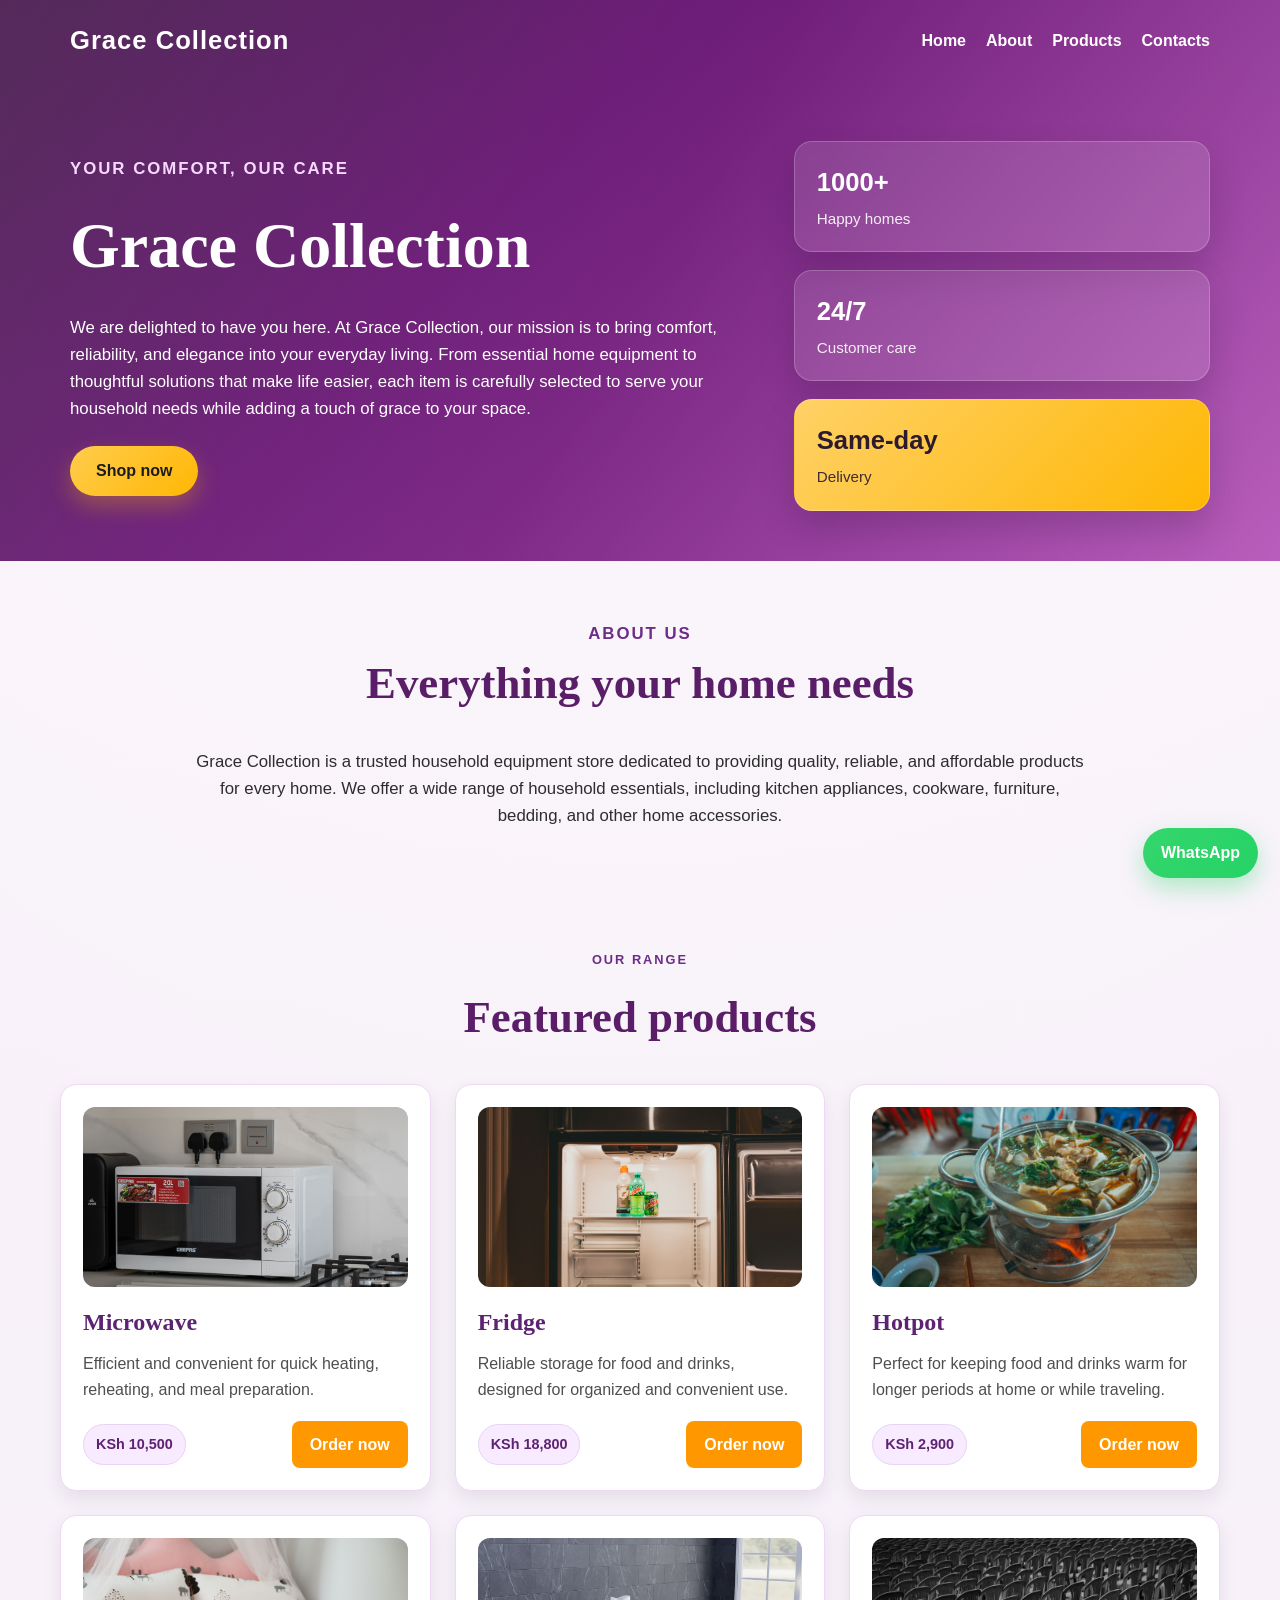
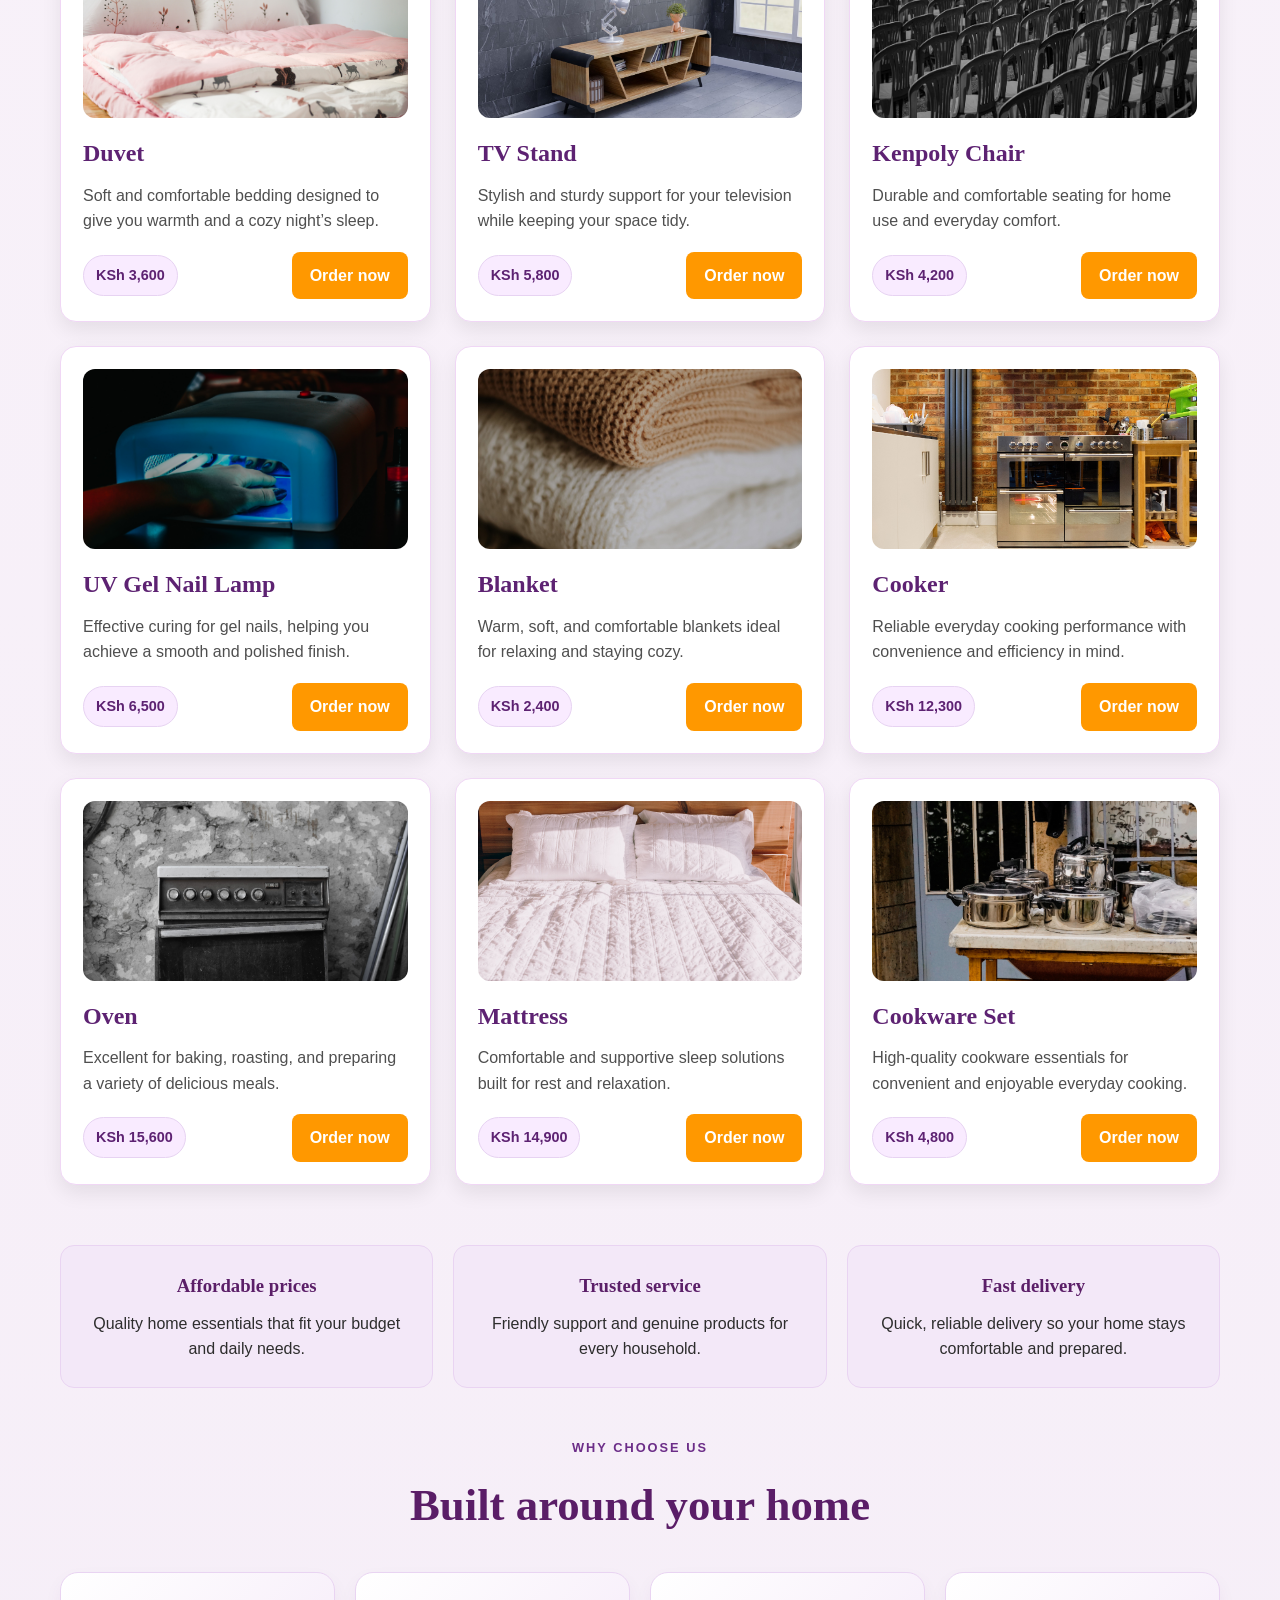
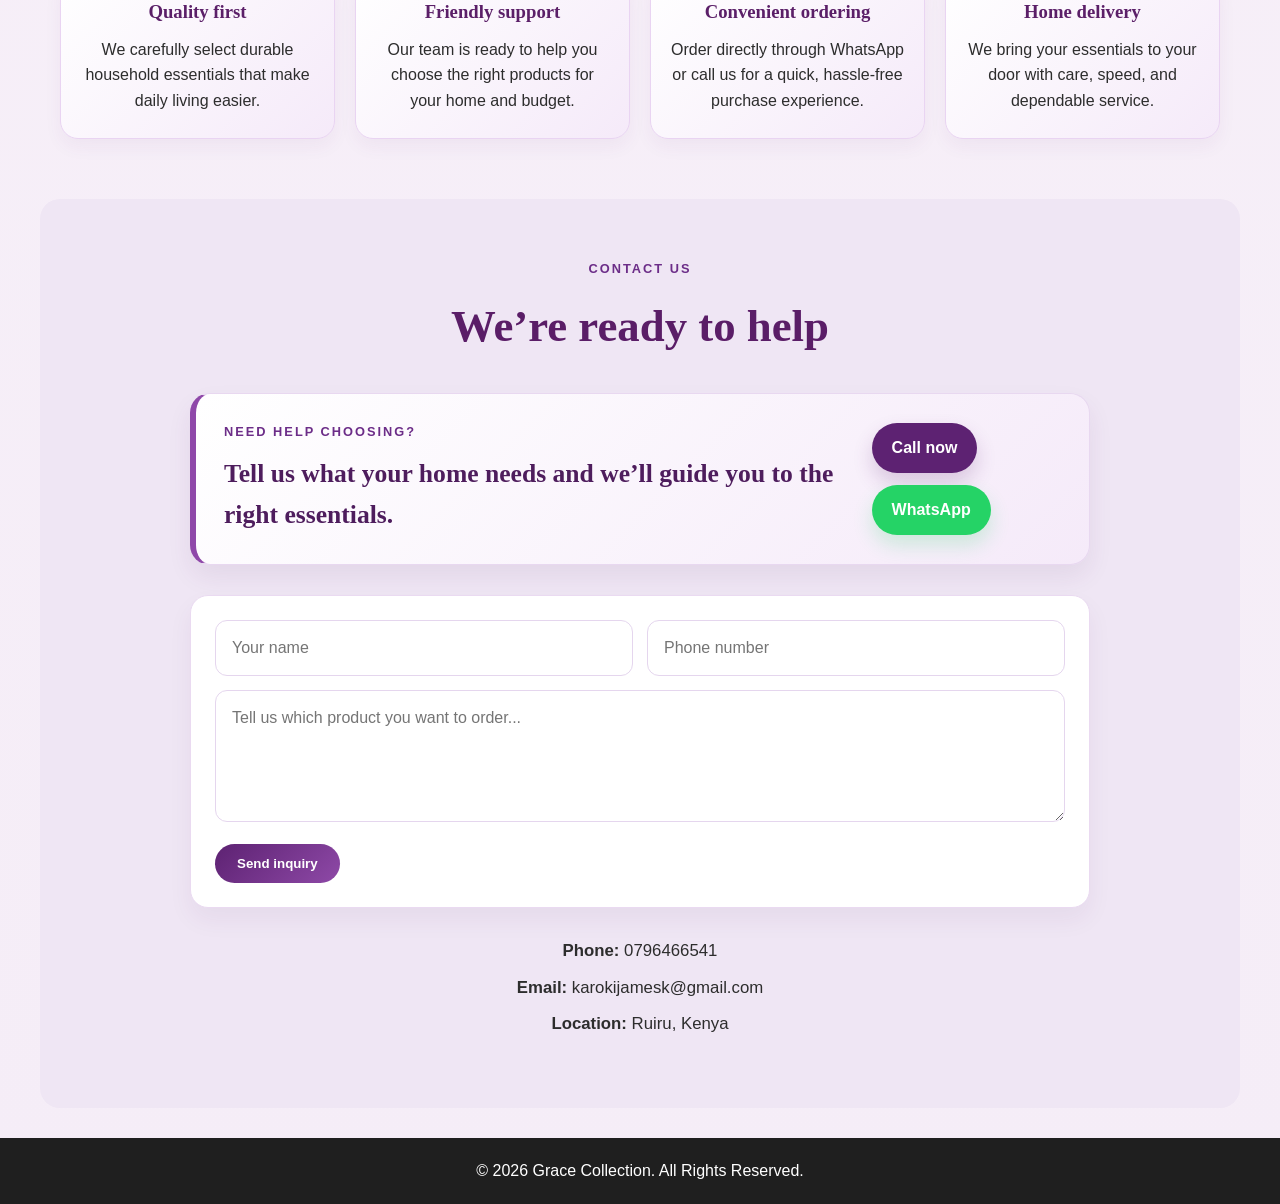
<file: grace collection.html>
<!DOCTYPE html>
<html lang="en">
  <head>
    <meta charset="UTF-8" />
    <meta name="viewport" content="width=device-width, initial-scale=1.0" />
    <title>Grace Collection | Household Essentials</title>
    <link rel="stylesheet" href="style.css" />
  </head>
  <body>
    <header id="home">
      <nav class="top-nav">
        <div class="brand">Grace Collection</div>
        <div class="nav-links">
          <a href="#home">Home</a>
          <a href="#about">About</a>
          <a href="#products">Products</a>
          <a href="#contacts">Contacts</a>
        </div>
      </nav>

      <div class="hero">
        <div class="hero-text">
          <p class="eyebrow">Your comfort, our care</p>
          <h1>Grace Collection</h1>
          <p>
            We are delighted to have you here. At Grace Collection, our mission is to bring
            comfort, reliability, and elegance into your everyday living. From essential home
            equipment to thoughtful solutions that make life easier, each item is carefully
            selected to serve your household needs while adding a touch of grace to your space.
          </p>
          <a class="shop-btn" href="#products">Shop now</a>
        </div>

        <div class="hero-showcase" aria-label="Store highlights">
          <div class="showcase-card">
            <span class="showcase-number">1000+</span>
            <span class="showcase-label">Happy homes</span>
          </div>
          <div class="showcase-card">
            <span class="showcase-number">24/7</span>
            <span class="showcase-label">Customer care</span>
          </div>
          <div class="showcase-card accent">
            <span class="showcase-number">Same-day</span>
            <span class="showcase-label">Delivery</span>
          </div>
        </div>
      </div>
    </header>

    <main>
      <section id="about" class="about-section">
        <div class="section-heading">
          <p class="eyebrow dark">About us</p>
          <h2>Everything your home needs</h2>
        </div>
        <p>
          Grace Collection is a trusted household equipment store dedicated to providing quality,
          reliable, and affordable products for every home. We offer a wide range of household
          essentials, including kitchen appliances, cookware, furniture, bedding, and other home
          accessories.
        </p>
      </section>

      <section id="products" class="products-section">
        <div class="section-heading">
          <p class="eyebrow dark">Our range</p>
          <h2>Featured products</h2>
        </div>

        <div class="product-grid">
          <article class="product-card">
            <img class="product-image" src="images/microwave.jpg" alt="Microwave" />
            <h3>Microwave</h3>
            <p>Efficient and convenient for quick heating, reheating, and meal preparation.</p>
            <div class="product-meta">
              <span class="product-price">KSh 10,500</span>
              <a class="product-link" href="https://wa.me/254796466541?text=Hello%20Grace%20Collection%2C%20I%20would%20like%20to%20order%20the%20Microwave." target="_blank" rel="noreferrer">Order now</a>
            </div>
          </article>

          <article class="product-card">
            <img class="product-image" src="images/fridge.jpg" alt="Fridge" />
            <h3>Fridge</h3>
            <p>Reliable storage for food and drinks, designed for organized and convenient use.</p>
            <div class="product-meta">
              <span class="product-price">KSh 18,800</span>
              <a class="product-link" href="https://wa.me/254796466541?text=Hello%20Grace%20Collection%2C%20I%20would%20like%20to%20order%20the%20Fridge." target="_blank" rel="noreferrer">Order now</a>
            </div>
          </article>

          <article class="product-card">
            <img class="product-image" src="images/hotpot.jpg" alt="Hotpot" />
            <h3>Hotpot</h3>
            <p>Perfect for keeping food and drinks warm for longer periods at home or while traveling.</p>
            <div class="product-meta">
              <span class="product-price">KSh 2,900</span>
              <a class="product-link" href="https://wa.me/254796466541?text=Hello%20Grace%20Collection%2C%20I%20would%20like%20to%20order%20the%20Hotpot." target="_blank" rel="noreferrer">Order now</a>
            </div>
          </article>

          <article class="product-card">
            <img class="product-image" src="images/duvet.jpg" alt="Duvet" />
            <h3>Duvet</h3>
            <p>Soft and comfortable bedding designed to give you warmth and a cozy night’s sleep.</p>
            <div class="product-meta">
              <span class="product-price">KSh 3,600</span>
              <a class="product-link" href="https://wa.me/254796466541?text=Hello%20Grace%20Collection%2C%20I%20would%20like%20to%20order%20the%20Duvet." target="_blank" rel="noreferrer">Order now</a>
            </div>
          </article>

          <article class="product-card">
            <img class="product-image" src="images/tv-stand.jpg" alt="TV stand" />
            <h3>TV Stand</h3>
            <p>Stylish and sturdy support for your television while keeping your space tidy.</p>
            <div class="product-meta">
              <span class="product-price">KSh 5,800</span>
              <a class="product-link" href="https://wa.me/254796466541?text=Hello%20Grace%20Collection%2C%20I%20would%20like%20to%20order%20the%20TV%20Stand." target="_blank" rel="noreferrer">Order now</a>
            </div>
          </article>

          <article class="product-card">
            <img class="product-image" src="images/kenpoly-chair.jpg" alt="Kenpoly chair" />
            <h3>Kenpoly Chair</h3>
            <p>Durable and comfortable seating for home use and everyday comfort.</p>
            <div class="product-meta">
              <span class="product-price">KSh 4,200</span>
              <a class="product-link" href="https://wa.me/254796466541?text=Hello%20Grace%20Collection%2C%20I%20would%20like%20to%20order%20the%20Kenpoly%20Chair." target="_blank" rel="noreferrer">Order now</a>
            </div>
          </article>

          <article class="product-card">
            <img class="product-image" src="images/uv-gel-nail-lamp.jpg" alt="UV gel nail lamp" />
            <h3>UV Gel Nail Lamp</h3>
            <p>Effective curing for gel nails, helping you achieve a smooth and polished finish.</p>
            <div class="product-meta">
              <span class="product-price">KSh 6,500</span>
              <a class="product-link" href="https://wa.me/254796466541?text=Hello%20Grace%20Collection%2C%20I%20would%20like%20to%20order%20the%20UV%20Gel%20Nail%20Lamp." target="_blank" rel="noreferrer">Order now</a>
            </div>
          </article>

          <article class="product-card">
            <img class="product-image" src="images/blanket.jpg" alt="Blanket" />
            <h3>Blanket</h3>
            <p>Warm, soft, and comfortable blankets ideal for relaxing and staying cozy.</p>
            <div class="product-meta">
              <span class="product-price">KSh 2,400</span>
              <a class="product-link" href="https://wa.me/254796466541?text=Hello%20Grace%20Collection%2C%20I%20would%20like%20to%20order%20the%20Blanket." target="_blank" rel="noreferrer">Order now</a>
            </div>
          </article>

          <article class="product-card">
            <img class="product-image" src="images/cooker.jpg" alt="Cooker" />
            <h3>Cooker</h3>
            <p>Reliable everyday cooking performance with convenience and efficiency in mind.</p>
            <div class="product-meta">
              <span class="product-price">KSh 12,300</span>
              <a class="product-link" href="https://wa.me/254796466541?text=Hello%20Grace%20Collection%2C%20I%20would%20like%20to%20order%20the%20Cooker." target="_blank" rel="noreferrer">Order now</a>
            </div>
          </article>

          <article class="product-card">
            <img class="product-image" src="images/oven.jpg" alt="Oven" />
            <h3>Oven</h3>
            <p>Excellent for baking, roasting, and preparing a variety of delicious meals.</p>
            <div class="product-meta">
              <span class="product-price">KSh 15,600</span>
              <a class="product-link" href="https://wa.me/254796466541?text=Hello%20Grace%20Collection%2C%20I%20would%20like%20to%20order%20the%20Oven." target="_blank" rel="noreferrer">Order now</a>
            </div>
          </article>

          <article class="product-card">
            <img class="product-image" src="images/mattress.jpg" alt="Mattress" />
            <h3>Mattress</h3>
            <p>Comfortable and supportive sleep solutions built for rest and relaxation.</p>
            <div class="product-meta">
              <span class="product-price">KSh 14,900</span>
              <a class="product-link" href="https://wa.me/254796466541?text=Hello%20Grace%20Collection%2C%20I%20would%20like%20to%20order%20the%20Mattress." target="_blank" rel="noreferrer">Order now</a>
            </div>
          </article>

          <article class="product-card">
            <img class="product-image" src="images/cookware-set.jpg" alt="Cookware set" />
            <h3>Cookware Set</h3>
            <p>High-quality cookware essentials for convenient and enjoyable everyday cooking.</p>
            <div class="product-meta">
              <span class="product-price">KSh 4,800</span>
              <a class="product-link" href="https://wa.me/254796466541?text=Hello%20Grace%20Collection%2C%20I%20would%20like%20to%20order%20the%20Cookware%20Set." target="_blank" rel="noreferrer">Order now</a>
            </div>
          </article>
        </div>
      </section>

      <section class="features-section">
        <div class="feature-box">
          <h3>Affordable prices</h3>
          <p>Quality home essentials that fit your budget and daily needs.</p>
        </div>
        <div class="feature-box">
          <h3>Trusted service</h3>
          <p>Friendly support and genuine products for every household.</p>
        </div>
        <div class="feature-box">
          <h3>Fast delivery</h3>
          <p>Quick, reliable delivery so your home stays comfortable and prepared.</p>
        </div>
      </section>

      <section class="benefits-section">
        <div class="section-heading">
          <p class="eyebrow dark">Why choose us</p>
          <h2>Built around your home</h2>
        </div>

        <div class="benefits-grid">
          <div class="benefit-box">
            <h3>Quality first</h3>
            <p>We carefully select durable household essentials that make daily living easier.</p>
          </div>
          <div class="benefit-box">
            <h3>Friendly support</h3>
            <p>Our team is ready to help you choose the right products for your home and budget.</p>
          </div>
          <div class="benefit-box">
            <h3>Convenient ordering</h3>
            <p>Order directly through WhatsApp or call us for a quick, hassle-free purchase experience.</p>
          </div>
          <div class="benefit-box">
            <h3>Home delivery</h3>
            <p>We bring your essentials to your door with care, speed, and dependable service.</p>
          </div>
        </div>
      </section>

      <section id="contacts" class="contact-section">
        <div class="section-heading">
          <p class="eyebrow dark">Contact us</p>
          <h2>We’re ready to help</h2>
        </div>

        <div class="contact-card">
          <div>
            <p class="eyebrow dark">Need help choosing?</p>
            <h3>Tell us what your home needs and we’ll guide you to the right essentials.</h3>
          </div>

          <div class="contact-actions">
            <a class="cta-button primary" href="tel:+254796466541">Call now</a>
            <a
              class="cta-button secondary"
              href="https://wa.me/254796466541"
              target="_blank"
              rel="noreferrer"
            >
              WhatsApp
            </a>
          </div>
        </div>

        <form class="order-form" action="https://formsubmit.co/karokijamesk@gmail.com" method="POST">
          <input type="hidden" name="_subject" value="New Grace Collection order inquiry" />
          <input type="hidden" name="_captcha" value="false" />
          <div class="form-row">
            <input type="text" name="name" placeholder="Your name" required />
            <input type="tel" name="phone" placeholder="Phone number" required />
          </div>
          <textarea name="message" rows="4" placeholder="Tell us which product you want to order..." required></textarea>
          <button type="submit">Send inquiry</button>
        </form>

        <div class="contact-info">
          <p><strong>Phone:</strong> 0796466541</p>
          <p><strong>Email:</strong> karokijamesk@gmail.com</p>
          <p><strong>Location:</strong> Ruiru, Kenya</p>
        </div>
      </section>
    </main>

    <footer>
      <p>&copy; 2026 Grace Collection. All Rights Reserved.</p>
    </footer>

    <a class="floating-whatsapp" href="https://wa.me/254796466541" target="_blank" rel="noreferrer">
      WhatsApp
    </a>
  </body>
</html>
</file>
<file: style.css>
* {
  box-sizing: border-box;
  margin: 0;
  padding: 0;
}

html {
  scroll-behavior: smooth;
}

body {
  font-family: Arial, sans-serif;
  background:
    radial-gradient(circle at top, rgba(255, 255, 255, 0.4), transparent 30%),
    linear-gradient(180deg, #f9f3fa 0%, #f5edf7 100%);
  color: #2d2d2d;
  line-height: 1.6;
}

a {
  text-decoration: none;
}

header {
  background: linear-gradient(135deg, #3c0d43 0%, #6a1a75 38%, #b250b5 100%);
  color: #fff;
  padding-bottom: 50px;
  position: relative;
  overflow: hidden;
}

header::before {
  content: "";
  position: absolute;
  inset: 0;
  background: linear-gradient(120deg, rgba(255,255,255,0.12), transparent 50%, rgba(255,255,255,0.08));
  pointer-events: none;
}

.top-nav {
  max-width: 1200px;
  margin: 0 auto;
  padding: 20px 30px;
  display: flex;
  justify-content: space-between;
  align-items: center;
  position: relative;
  z-index: 1;
}

.brand {
  font-size: 1.6rem;
  font-weight: 700;
  letter-spacing: 1px;
  color: #fff;
}

.nav-links {
  display: flex;
  gap: 20px;
  flex-wrap: wrap;
}

.nav-links a {
  color: #fff;
  font-weight: bold;
  transition: color 0.2s ease;
}

.nav-links a:hover {
  color: #ffd166;
}

.hero {
  max-width: 1200px;
  margin: 0 auto;
  padding: 60px 30px 0;
  display: grid;
  grid-template-columns: 1.5fr 0.9fr;
  align-items: center;
  gap: 30px;
  position: relative;
  z-index: 1;
}

.hero-text {
  max-width: 800px;
}

.hero-showcase {
  display: grid;
  gap: 18px;
}

.showcase-card {
  background: rgba(255, 255, 255, 0.12);
  border: 1px solid rgba(255, 255, 255, 0.2);
  border-radius: 18px;
  padding: 20px 22px;
  backdrop-filter: blur(6px);
  box-shadow: 0 18px 35px rgba(27, 0, 39, 0.18);
  transition: transform 0.2s ease, box-shadow 0.2s ease;
}

.showcase-card:hover {
  transform: translateY(-3px);
  box-shadow: 0 20px 35px rgba(27, 0, 39, 0.24);
}

.showcase-card.accent {
  background: linear-gradient(135deg, #ffd166, #ffb703);
  color: #2c1b2f;
}

.showcase-number,
.showcase-label {
  display: block;
}

.showcase-number {
  font-size: clamp(1.5rem, 2vw, 2.2rem);
  font-weight: 700;
  margin-bottom: 4px;
}

.showcase-label {
  font-size: 0.95rem;
  opacity: 0.9;
}

.eyebrow {
  text-transform: uppercase;
  letter-spacing: 2px;
  font-size: 0.8rem;
  margin-bottom: 12px;
  color: #f7d9ff;
  font-weight: bold;
}

.eyebrow.dark {
  color: #6c2d88;
}

.hero h1,
h2,
h3 {
  font-family: "Times New Roman", serif;
}

.hero h1 {
  font-size: clamp(2.3rem, 5vw, 4rem);
  margin-bottom: 18px;
}

.hero p {
  font-size: 1.05rem;
  max-width: 760px;
}

.shop-btn {
  display: inline-block;
  margin-top: 24px;
  background: linear-gradient(135deg, #ffcc4d, #ffb703);
  color: #1b1b1b;
  padding: 12px 26px;
  border-radius: 999px;
  font-weight: bold;
  transition: transform 0.2s ease, box-shadow 0.2s ease, filter 0.2s ease;
  box-shadow: 0 10px 22px rgba(255, 183, 3, 0.3);
}

.shop-btn:hover {
  filter: brightness(1.04);
  transform: translateY(-2px);
  box-shadow: 0 14px 28px rgba(255, 183, 3, 0.4);
}

section {
  padding: 60px 20px;
}

.about-section,
.products-section,
.contact-section {
  max-width: 1200px;
  margin: 0 auto;
}

.section-heading {
  text-align: center;
  margin-bottom: 30px;
}

.section-heading h2 {
  color: #5a1d67;
  font-size: clamp(2rem, 4vw, 2.8rem);
}

.about-section p {
  max-width: 900px;
  margin: 0 auto;
  font-size: 1.05rem;
  text-align: center;
}

.product-grid {
  display: grid;
  grid-template-columns: repeat(3, minmax(220px, 1fr));
  gap: 24px;
}

.product-card {
  background: #fff;
  border-radius: 16px;
  padding: 22px;
  box-shadow: 0 8px 20px rgba(0, 0, 0, 0.08);
  border: 1px solid #f0d7f5;
  transition: transform 0.2s ease, box-shadow 0.2s ease, border-color 0.2s ease;
}

.product-card:hover {
  transform: translateY(-4px);
  box-shadow: 0 12px 28px rgba(80, 20, 97, 0.12);
  border-color: #d8a8e4;
}

.product-image {
  width: 100%;
  height: 180px;
  object-fit: cover;
  border-radius: 12px;
  margin-bottom: 16px;
  display: block;
}

.product-card h3 {
  color: #5d2272;
  margin-bottom: 10px;
  font-size: 1.5rem;
}

.product-card p {
  margin-bottom: 18px;
  color: #4f4f4f;
}

.product-meta {
  display: flex;
  justify-content: space-between;
  align-items: center;
  gap: 12px;
  margin-top: 12px;
  flex-wrap: wrap;
}

.product-price {
  display: inline-block;
  background: #f9ebff;
  color: #5d2272;
  border: 1px solid #e7d3f2;
  border-radius: 999px;
  padding: 8px 12px;
  font-size: 0.9rem;
  font-weight: 700;
}

.product-link {
  display: inline-block;
  background: #ff9800;
  color: white;
  border: none;
  padding: 11px 18px;
  border-radius: 8px;
  cursor: pointer;
  font-weight: bold;
  transition: transform 0.2s ease, background 0.2s ease;
}

.product-link:hover {
  background: #e68900;
  transform: translateY(-1px);
}

.features-section {
  max-width: 1200px;
  margin: 0 auto;
  padding: 0 20px 50px;
  display: grid;
  grid-template-columns: repeat(3, minmax(200px, 1fr));
  gap: 20px;
}

.feature-box {
  background: #f3e8f8;
  border: 1px solid #e9d4f2;
  border-radius: 14px;
  padding: 25px 20px;
  text-align: center;
}

.feature-box h3 {
  color: #5b1f68;
  margin-bottom: 10px;
}

.benefits-section {
  max-width: 1200px;
  margin: 0 auto;
  padding: 0 20px 60px;
}

.benefits-grid {
  display: grid;
  grid-template-columns: repeat(4, minmax(200px, 1fr));
  gap: 20px;
}

.benefit-box {
  background: linear-gradient(135deg, #fff, #f5eaf9);
  border: 1px solid #e9d4f2;
  border-radius: 18px;
  padding: 24px 18px;
  text-align: center;
  box-shadow: 0 8px 18px rgba(92, 30, 110, 0.05);
}

.benefit-box h3 {
  color: #5b1f68;
  margin-bottom: 10px;
}

.contact-section {
  background: #efe6f4;
  border-radius: 20px;
  margin-bottom: 30px;
}

.contact-card {
  max-width: 900px;
  margin: 0 auto 30px;
  background: linear-gradient(135deg, #ffffff, #f5eaf9);
  border: 1px solid #e8d8f0;
  border-radius: 20px;
  padding: 28px;
  display: flex;
  justify-content: space-between;
  align-items: center;
  gap: 20px;
  box-shadow: 0 12px 24px rgba(88, 32, 96, 0.08);
  border-left: 6px solid #8f48a9;
}

.contact-card h3 {
  color: #4e1d5d;
  font-size: clamp(1.3rem, 2vw, 2rem);
}

.contact-actions {
  display: flex;
  gap: 12px;
  flex-wrap: wrap;
}

.cta-button {
  display: inline-flex;
  align-items: center;
  justify-content: center;
  padding: 12px 20px;
  border-radius: 999px;
  font-weight: bold;
  transition: transform 0.2s ease, box-shadow 0.2s ease;
}

.cta-button:hover {
  transform: translateY(-2px);
}

.cta-button.primary {
  background: #5d2272;
  color: #fff;
  box-shadow: 0 10px 20px rgba(93, 34, 114, 0.2);
}

.cta-button.secondary {
  background: #25d366;
  color: #fff;
  box-shadow: 0 10px 20px rgba(37, 211, 102, 0.2);
}

.order-form {
  max-width: 900px;
  margin: 0 auto 30px;
  background: #fff;
  border: 1px solid #eadaf1;
  border-radius: 18px;
  padding: 24px;
  box-shadow: 0 12px 24px rgba(88, 32, 96, 0.06);
}

.form-row {
  display: grid;
  grid-template-columns: 1fr 1fr;
  gap: 14px;
  margin-bottom: 14px;
}

.order-form input,
.order-form textarea {
  width: 100%;
  border: 1px solid #e5d6ee;
  border-radius: 12px;
  padding: 14px 16px;
  font: inherit;
  background: #fff;
  color: #2d2d2d;
}

.order-form input:focus,
.order-form textarea:focus {
  outline: 2px solid rgba(127, 61, 155, 0.2);
  border-color: #8f48a9;
}

.order-form textarea {
  resize: vertical;
  min-height: 120px;
  margin-bottom: 14px;
}

.order-form button {
  display: inline-flex;
  align-items: center;
  justify-content: center;
  border: none;
  background: linear-gradient(135deg, #5d2272, #8e49a7);
  color: #fff;
  border-radius: 999px;
  padding: 12px 22px;
  font-weight: bold;
  cursor: pointer;
  transition: transform 0.2s ease, box-shadow 0.2s ease;
}

.order-form button:hover {
  transform: translateY(-2px);
  box-shadow: 0 10px 18px rgba(93, 34, 114, 0.22);
}

.contact-info {
  max-width: 600px;
  margin: 0 auto;
  text-align: center;
  font-size: 1.05rem;
}

.contact-info p {
  margin-bottom: 10px;
}

.floating-whatsapp {
  position: fixed;
  right: 22px;
  bottom: 22px;
  background: linear-gradient(135deg, #35d66c, #25d366);
  color: #fff;
  padding: 12px 18px;
  border-radius: 999px;
  font-weight: bold;
  box-shadow: 0 10px 24px rgba(37, 211, 102, 0.35);
  z-index: 999;
  transition: transform 0.2s ease, box-shadow 0.2s ease;
}

.floating-whatsapp:hover {
  transform: translateY(-2px) scale(1.02);
  box-shadow: 0 14px 28px rgba(37, 211, 102, 0.45);
}

footer {
  background: #1f1f1f;
  color: #fff;
  text-align: center;
  padding: 20px;
}

@media (max-width: 768px) {
  .top-nav {
    flex-direction: column;
    align-items: flex-start;
    gap: 15px;
  }

  .nav-links {
    width: 100%;
    justify-content: space-between;
    gap: 12px;
  }

  .nav-links a {
    font-size: 0.9rem;
  }

  .hero {
    grid-template-columns: 1fr;
    padding-top: 30px;
  }

  .contact-card {
    flex-direction: column;
    align-items: flex-start;
  }

  .form-row {
    grid-template-columns: 1fr;
  }

  .product-grid,
  .features-section,
  .benefits-grid {
    grid-template-columns: 1fr;
  }
}
</file>
